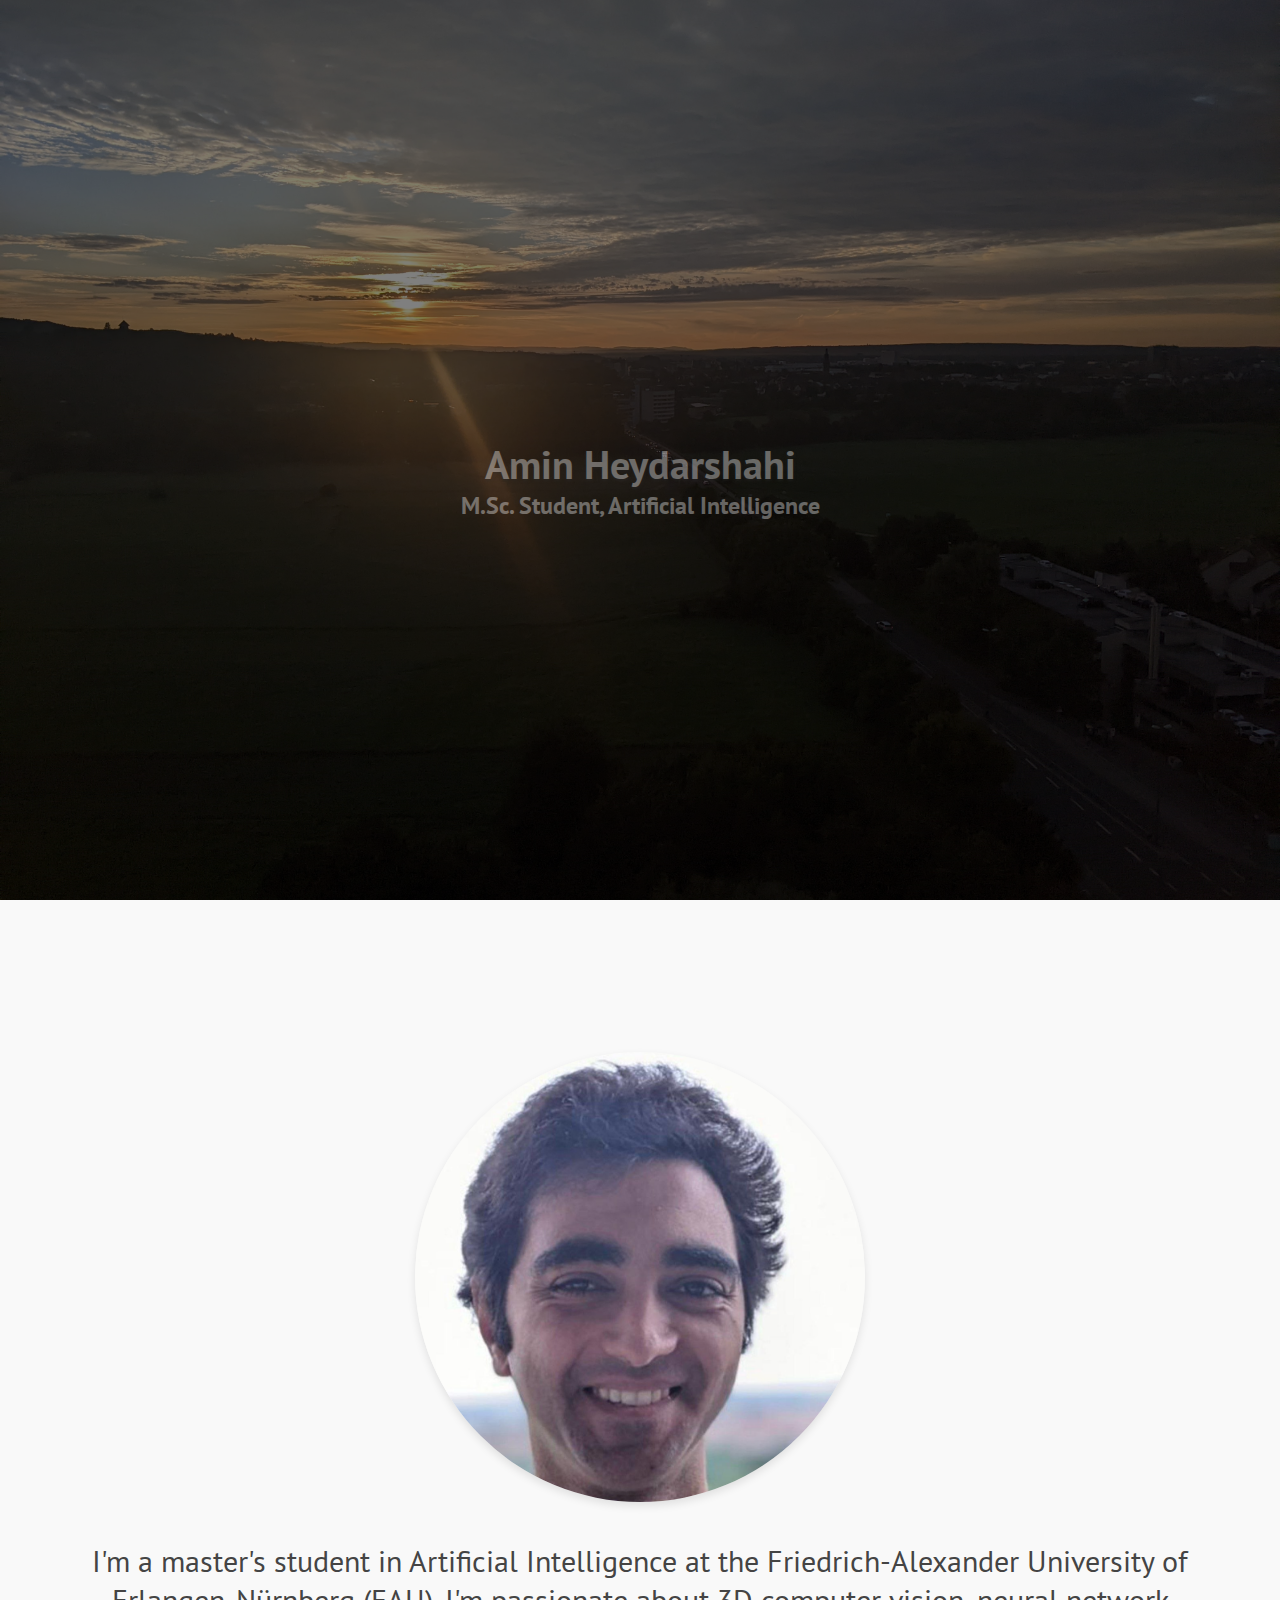
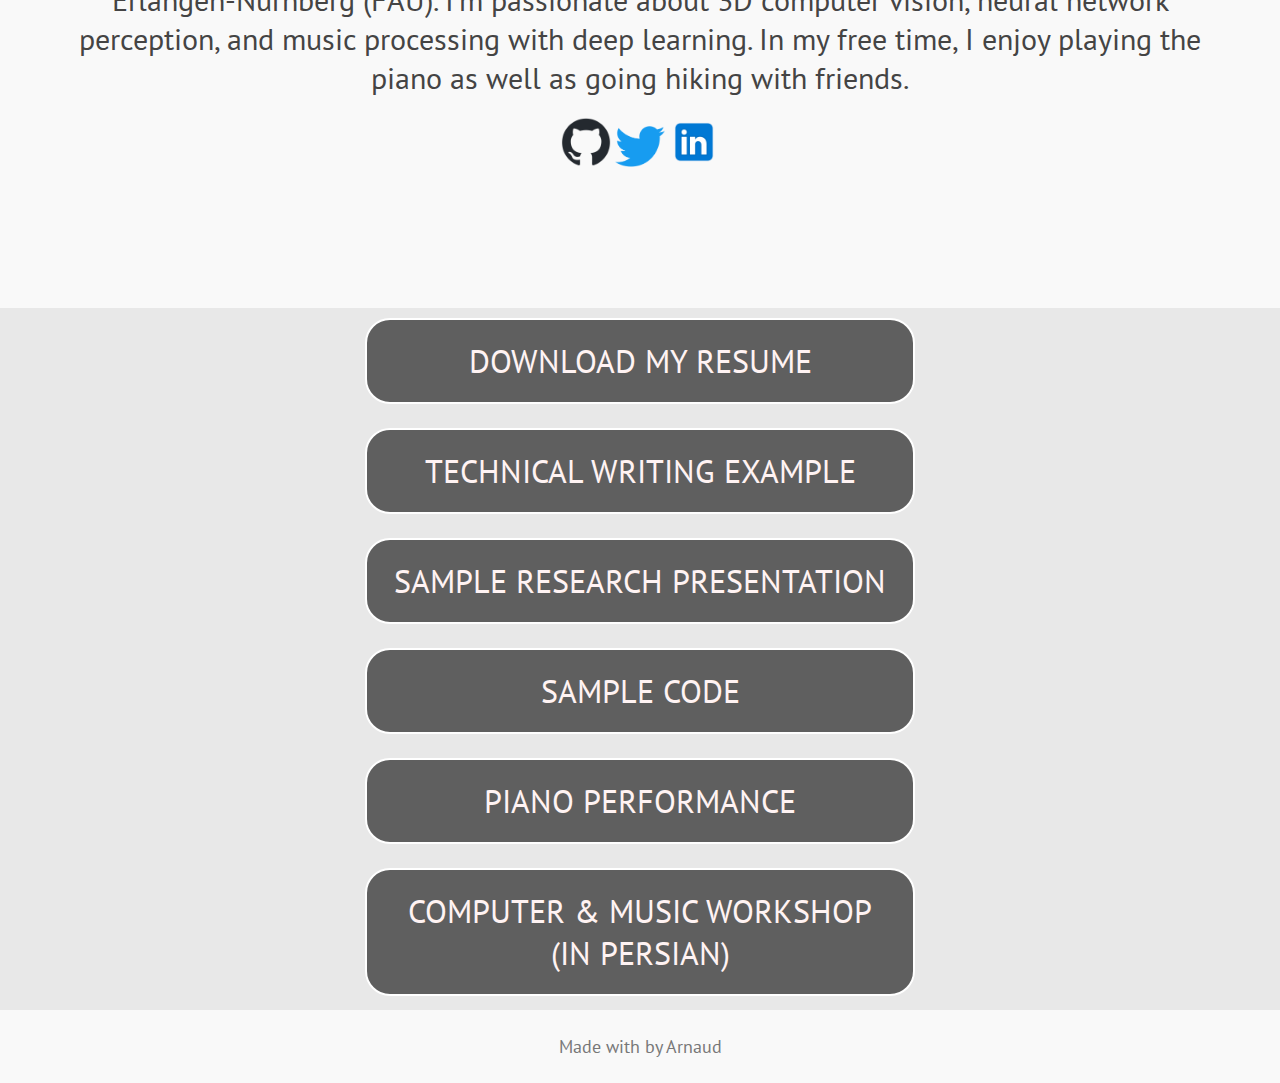
<file: index.html>
<!DOCTYPE html>
<html>

<head>
    <meta charset="UTF-8" />
    <meta http-equiv="X-UA-Compatible" content="IE=edge" />
    <meta name="description" content="Homepage of Amin Heydarshahi. I enjoy using neural networks on music, video, images. 
    My research interests are neural network perception, cognitive computer vision, and deep learning.">
    <meta name="keywords" content="Amin Heydarshahi, Heydarshahi, Seyed Mohammad Amin Heydarshahi, 
    Neural Network Perception, Neural Network, Music Research, Music Information Retrieval, Deep Learning Researcher, 
    Convolutional Neural Network, CNN, Computer Vision">
    <meta name="author" content="Amin Heydarshahi">
    <meta property="og:image" content="img/amin.jpg" />

    <link rel="stylesheet" type="text/css" href="style.css" />
    <script src="https://ajax.googleapis.com/ajax/libs/jquery/3.7.1/jquery.min.js"></script>
    <title>Amin Heydarshahi</title>
</head>

<body>
    <section class="hero">
        <div class="content">
          <div class="header">
            <h1>Amin Heydarshahi</h1>
            <h2 style="color: white">M.Sc. Student, Artificial Intelligence</h2>
          </div>
        </div>
    </section>
      <section class="about-myself">
        <div class="content">
          <h2 >About Me</h2>
          <img src="img/amin.jpg" class="profile">

          <p class="basic-info">I'm a master's student in Artificial Intelligence at the <a href="https://www.fau.eu/">Friedrich-Alexander University of 
            Erlangen-Nürnberg</a> (FAU). I'm passionate about 3D computer vision, neural network perception, and music processing with deep learning.
            In my free time, I enjoy playing the piano as well as going hiking with friends.</p>
            
            <p></p>
            <br>
            
            <a href="https://github.com/heydarshahi"> 
                <img class="footer-item" src="img/github-mark.png"/>
            </a>
            <a href="https://x.com/heydarshahi">
                <img class="footer-item" src="img/twitter.png" />
            </a>
            <a href="https://linkedin.com/in/amin-heydarshahi">
              <img class="footer-item" src="img/linkedin.png" />
          </a>
        </div>
      </section>
      
      <section class="about-myself">
        <div class="content">
          <h2>Sample Work</h2>
        </div>
      </section>
      
      <section class="resume">
        <div class="content">
          <a href="files/resume.pdf" target="_blank">
            <div class="btn-resume">
              <i class="fa fa-download fa-2x" aria-hidden="true"></i>
              <span>Download my resume</span>
            </div>
          </a>
        </div>

        <div class="content">
          <a href="files/report-funkmusic.pdf" target="_blank">
            <div class="btn-resume">
              <i class="fa fa-download fa-2x" aria-hidden="true"></i>
              <span>Technical Writing Example</span>
            </div>
            </a>
        </div>

        <div class="content">
          <a href="files/Final_Presentation.pptx" target="_blank">
            <div class="btn-resume">
              <i class="fa fa-download fa-2x" aria-hidden="true"></i>
              <span>Sample Research Presentation</span>
            </div>
          </a>
        </div>

        <div class="content">
          <a href="https://github.com/heydarshahi/Biological_Learning" target="_blank">
          <div class="btn-resume">
            <i class="fa fa-download fa-2x" aria-hidden="true"></i>
              <span>Sample Code</span>
            </div>
          </a>
        </div>

        <div class="content">
          <a href="https://www.youtube.com/watch?v=BxjLahNZMuI" target="_blank">
            <div class="btn-resume">
              <i class="fa fa-download fa-2x" aria-hidden="true"></i>
              <span>Piano Performance</span>
            </div>
          </a>
        </div>

        <div class="content">
          <a href="https://www.youtube.com/watch?v=X_DZMHx_p6Q" target="_blank">
            <div class="btn-resume">
              <i class="fa fa-download fa-2x" aria-hidden="true"></i>
              <span>Computer & Music Workshop (in Persian)</span>
            </div>
          </a>
        </div>
      </section>

<!-- 
      <section class="experience">
        <div class="content">
          <h1>Experiences</h1>
          <ul>
            <li>
              <div class="experience-content hidden">
                <h2>Company</h2>
                <div class="experience-time">Jan - Jun 2016</div>
                <p>Lorem ipsum dolor sit amet, consectetur adipisicing elit. Alias debitis praesentium itaque veniam dolorum cupiditate asperiores optio beatae, qui perferendis ipsam odit modi nemo natus corrupti neque quos distinctio facilis?</p>
              </div>
            </li>
            <li>
              <div class="experience-content hidden">
                <h2>Company</h2>
                <div class="experience-time">Jul - Dec 2015</div>
                <p>Lorem ipsum dolor sit amet, consectetur adipisicing elit. Obcaecati quas, reiciendis quis sequi voluptatem consectetur adipisci accusamus hic vel vero ea ad iure! Natus, ipsum, enim aspernatur fugit voluptatibus similique?</p>
              </div>
            </li>
            <li>
              <div class="experience-content hidden">
                <h2>Company</h2>
                <div class="experience-time">Mar - Jun 2015</div>
                <p>Lorem ipsum dolor sit amet, consectetur adipisicing elit. Obcaecati quas, reiciendis quis sequi voluptatem consectetur adipisci accusamus hic vel vero ea ad iure! Natus, ipsum, enim aspernatur fugit voluptatibus similique?</p>
              </div>
            </li>
          </ul>
        </div>
      </section>
      <section class="skills">
        <div class="content">
          <div class="development-wrapper">
            <h2 class="development-title">Skills</h2>
            <ul class="skills-bar-container">
              <li>
                <div class="progressbar-title">
                  <h3>HTML5</h3>
                  <span class="percent" id="html-pourcent"></span>
                </div>
                <div class="bar-container" data-percent="95">
                  <span class="progressbar" id="progress-html"></span>
                </div>
              </li>
              <li>
                <div class="progressbar-title">
                  <h3>CSS / SASS</h3>
                  <span class="percent" id="css-pourcent"></span>
                </div>
                <div class="bar-container" data-percent="85">
                  <span class="progressbar" id="progress-css"></span>
                </div>
              </li>
              <li>
                <div class="progressbar-title">
                  <h3>JavaScript / jQuery</h3>
                  <span class="percent" id="javascript-pourcent"></span>
                </div>
                <div class="bar-container" data-percent="80">
                  <span class="progressbar" id="progress-javascript"></span>
                </div>
              </li>
              <li>
                <div class="progressbar-title">
                  <h3>PHP</h3>
                  <span class="percent" id="php-pourcent"></span>
                </div>
                <div class="bar-container" data-percent="65">
                  <span class="progressbar" id="progress-php"></span>
                </div>
              </li>
              <li>
                <div class="progressbar-title">
                  <h3>AngularJS</h3>
                  <span class="percent" id="angular-pourcent"></span>
                </div>
                <div class="bar-container" data-percent="70">
                  <span class="progressbar" id="progress-angular"></span>
                </div>
              </li>
            </ul>
          </div>
          <div class="tools-knowledge-wrapper">
            <div class="tools-wrapper">
              <h2 class="title">Tools</h2>
              <ul class="tools">
                <li>
                  <i class="fa fa-check" aria-hidden="true"></i>
                  Photoshop
                </li>
                <li>
                  <i class="fa fa-check" aria-hidden="true"></i>
                  Adobe Illustrator
                </li>
                <li>
                  <i class="fa fa-check" aria-hidden="true"></i>
                  Sublime text
                </li>
              </ul>
            </div>
            <div class="knowledge-wrapper">
              <h2 class="title">Knowledge</h2>
              <ul class="knowledge">
                <li>
                  <i class="fa fa-check" aria-hidden="true"></i>
                  Wireframing
                </li>
                <li>
                  <i class="fa fa-check" aria-hidden="true"></i>
                  Responsive design
                </li>
                <li>
                  <i class="fa fa-check" aria-hidden="true"></i>
                  ...
                </li>
              </ul>
            </div>
          </div>
          <div class="clear"></div>
        </div>
        <div class="clear"></div>
      </section>
     


      <section class="portfolio">
        <div class="content">
          
          <h1>Some works</h1>
          
          <div class="projects">
            
            <div class="project">
              <div class="project-image">
                <img src="https://source.unsplash.com/WLUHO9A_xik/" alt=""/>
              </div>
              <div class="project-title">
                <h2>Project #1</h2>
              </div>
              <div class="project-description">
                <p>Lorem ipsum dolor sit amet, consectetur adipisicing elit. Eligendi asperiores odio libero, molestiae at suscipit totam sequi, delectus temporibus. Provident itaque illum animi cupiditate quaerat! Id inventore, excepturi sequi totam. Lorem ipsum dolor sit amet, consectetur adipisicing elit. Maiores iure ex repudiandae, enim maxime.</p>
              </div>
            </div>
            <div class="project">
              <div class="project-image">
                <img src="https://source.unsplash.com/jd0hS7Vhn_A" alt=""/>
              </div>
              <div class="project-title">
                <h2>Project #2</h2>
              </div>
              <div class="project-description">
                <p>Lorem ipsum dolor sit amet, consectetur adipisicing elit. Excepturi magni consequatur dolores distinctio quod accusamus voluptatum obcaecati animi expedita rem odio explicabo veritatis voluptas ducimus voluptate earum laborum, qui maiores doloremque deserunt sapiente corporis et culpa, nihil fuga. Sit nemo maxime itaque maiores iure, similique ratione veritatis quidem nulla explicabo.</p>
              </div>
            </div>
            <div class="project">
              <div class="project-image">
                <img src="https://source.unsplash.com/KonWFWUaAuk/" alt=""/>
              </div>
              <div class="project-title">
                <h2>Project #3</h2>
              </div>
              <div class="project-description">
                <p>Lorem ipsum dolor sit amet, consectetur adipisicing elit. Eligendi asperiores odio libero, molestiae at suscipit totam sequi, delectus temporibus. Provident itaque illum animi cupiditate quaerat! Id inventore, excepturi sequi totam. Lorem ipsum dolor sit amet, consectetur adipisicing elit. Maiores iure ex repudiandae, enim maxime.</p>
              </div>
            </div>
          </div>
        </div>
      </section>
      <section class="contact">
        <div class="content">
          <ul class="socials">
            <li class="social">
              <a href="#" target="_blank" class="email">
                <i class="fa fa-envelope" aria-hidden="true"></i>
              </a>
            </li>
            <li class="social">
              <a href="#" target="_blank" class="twitter">
                <i class="fa fa-twitter" aria-hidden="true"></i>
              </a>
            </li>
            <li class="social">
              <a href="#" target="_blank" class="linkedin">
                <i class="fa fa-linkedin-square" aria-hidden="true"></i>
              </a>
            </li>
            <li class="social">
              <a href="#" target="_blank" class="codepen">
                <i class="fa fa-codepen" aria-hidden="true"></i>
              </a>
            </li>
          </ul>
          <div class="clear"></div>
        </div>
      </section>
    -->
      <section class="footer">
        <p>Made with <a href="https://codepen.io/ArnaudBalland/pen/LRYxYO"><i class="fa fa-heart" aria-hidden="true"></i> by Arnaud</a></p>
      </section>

      <script type="text/javascript" src="script.js"></script>



</body>

</html>
</file>
<file: style.css>
@import url(https://fonts.googleapis.com/css?family=PT+Sans);
*,
*:before,
*:after {
  margin: 0;
  padding: 0;
  box-sizing: border-box;
}

html,
body {
  width: 100%;
  height: 100%;
}

body {
  color: #444;
  background: #f9f9f9;
  font-size: 16px;
  font-family: "PT Sans", sans-serif;
}

a {
  color: inherit;
  text-decoration: none;
}

section {
  position: relative;
  width: 100%;
}

/*##### HERO SECTION #####*/
.hero {
  height: 100%;
  /* Credit image : Unsplash - Luke Chesser */
  background: url("img/sunset.jpg");
  background-size: cover;
  background-position: center;
  background-attachment: fixed;
}
.hero .content {
  background: rgba(0, 0, 0, 0.5);
  width: 100%;
  height: 100%;
}
.hero .content .header {
  position: absolute;
  top: 55%;
  width: 100%;
  transform: translate(0%, -50%);
  text-align: center;
  opacity: 0;
}
.hero .content .header h1 {
  color: #fff;
  font-size: 2.5em;
  text-shadow: 0px 2px 3px #2d2d2d;
}

/*##### ABOUT MYSELF SECTION #####*/
.about-myself {
  padding: 50px 20px;
}
.about-myself .content {
  text-align: center;
}
.about-myself .content h2 {
  color: #3d3d3d;
  font-size: 3em;
  margin-bottom: 20px;
  transform: translateY(-50px) scale(0);
  transition: transform 0.7s;
}
.about-myself .content .aboutTitleVisible {
  transform: translateX(0px) scale(1);
}
.about-myself .content p span {
  color: #c0392b;
  font-weight: bold;
}
.basic-info {
  font-size: 30px;
}


/*##### EXPERIENCE SECTION #####*/
.experience {
  background: #1a1a1a;
  padding: 50px 0;
  overflow-x: hidden;
}
.experience .content {
  text-align: center;
}
.experience .content h1 {
  font-size: 2em;
  color: #fff;
}
.experience .content ul {
  padding: 50px 0;
  list-style-type: none;
}
.experience .content ul li {
  background: #f9f9f9;
  position: relative;
  margin-left: 20px;
  width: 5px;
  padding-bottom: 40px;
}
.experience .content ul li:last-child {
  padding-bottom: 7px;
}
.experience .content ul li:before {
  content: "";
  background: #1a1a1a;
  position: absolute;
  left: 50%;
  top: 0;
  transform: translateX(-50%);
  width: 20px;
  height: 20px;
  border: 4px solid #f9f9f9;
}
.experience .content ul li .hidden {
  opacity: 0;
  margin-left: 10vw;
}
.experience .content ul li .experience-content {
  background: #f9f9f9;
  position: relative;
  top: 7px;
  left: 48px;
  width: calc(100vw - 100px);
  padding: 20px;
  text-align: center;
  border-radius: 0 5px 5px;
}
.experience .content ul li .experience-content h2 {
  font-size: 1.5em;
  color: #3c3c3c;
  padding-bottom: 10px;
}
.experience .content ul li .experience-content .experience-time {
  color: #777;
  font-size: 1.1em;
  padding-bottom: 10px;
}
.experience .content ul li .experience-content p {
  color: #1a1a1a;
  font-size: 0.95em;
}
.experience .content ul li .experience-content:before {
  content: "";
  background: #f9f9f9;
  position: absolute;
  top: 0;
  left: -35px;
  width: 35px;
  height: 5px;
}

/*##### SKILLS SECTION #####*/
.skills {
  padding: 70px 20px;
}
.skills .content .development-wrapper .development-title {
  color: #3c3c3c;
  font-size: 2em;
  text-align: center;
  margin-bottom: 20px;
}
.skills .content .development-wrapper .skills-bar-container {
  position: relative;
  width: 100%;
  list-style-type: none;
}
.skills .content .development-wrapper .skills-bar-container li {
  width: 100%;
  margin-bottom: 20px;
}
.skills .content .development-wrapper .skills-bar-container li .progressbar-title {
  color: #3c3c3c;
  margin-bottom: 5px;
}
.skills .content .development-wrapper .skills-bar-container li .progressbar-title h3 {
  display: inline-block;
}
.skills .content .development-wrapper .skills-bar-container li .progressbar-title .percent {
  position: absolute;
  right: 20px;
  font-size: 1.1em;
}
.skills .content .development-wrapper .skills-bar-container li .bar-container {
  background: #ececec;
  position: relative;
  width: 100%;
  height: 10px;
}
.skills .content .development-wrapper .skills-bar-container li .bar-container .progressbar {
  background: #34495e;
  position: absolute;
  width: 0%;
  height: 100%;
}
.skills .content .tools-knowledge-wrapper {
  width: 100%;
}
.skills .content .tools-knowledge-wrapper .tools-wrapper,
.skills .content .tools-knowledge-wrapper .knowledge-wrapper {
  position: relative;
  padding: 20px 0;
  widht: 100%;
  text-align: center;
}
.skills .content .tools-knowledge-wrapper .tools-wrapper .title,
.skills .content .tools-knowledge-wrapper .knowledge-wrapper .title {
  color: #3c3c3c;
  font-size: 2em;
  margin-bottom: 10px;
}
.skills .content .tools-knowledge-wrapper .tools-wrapper ul,
.skills .content .tools-knowledge-wrapper .knowledge-wrapper ul {
  list-style-type: none;
  margin-left: 40px;
}
.skills .content .tools-knowledge-wrapper .tools-wrapper ul li,
.skills .content .tools-knowledge-wrapper .knowledge-wrapper ul li {
  color: #444;
  font-weight: bold;
  font-size: 1.1em;
  text-align: left;
}
.skills .content .tools-knowledge-wrapper .tools-wrapper ul li i,
.skills .content .tools-knowledge-wrapper .knowledge-wrapper ul li i {
  color: #27ae60;
}

/*##### RESUME SECTION #####*/
.resume {
  background: #1a1a1a;
  background-size: cover;
  background-position: center;
  background-repeat: no-repeat;
}
.resume .content {
  background: rgba(255, 255, 255, 0.9);
  padding: 10px 0;
  text-align: center;
}
.resume .content a {
  color: #fff3f3;
  text-transform: uppercase;
}
.resume .content a .btn-resume {
  display: inline-block;
  font-size: 2em;
  padding: 20px;
  margin: 0 15px;
  background: rgba(80, 80, 80, 0.9);
  position: relative;
  border: 2px solid #fff;
  border-radius: 25px;
  overflow: hidden;
  width: 550px;
}
/* .resume .content a .btn-resume span {
  transition: opacity 0.5;
} */
.resume .content a .btn-resume i {
  color: #fff;
  position: absolute;
  padding: 20px 0;
  top: -80px;
  width: 100%;
  left: 0;
  /* transition: top 0.5s; */
}
/* .resume .content a .btn-resume:hover span {
  opacity: 1;
  /* transition: opacity 0.4s; */
/* }  */
.resume .content a .btn-resume:hover i {
  top: 0;
}

/*##### PORTFOLIO SECTION #####*/
.portfolio {
  background: #f9f9f9;
  padding: 80px 0;
}
.portfolio .content {
  text-align: center;
}
.portfolio .content h1 {
  color: #3c3c3c;
  font-size: 2em;
  margin-bottom: 50px;
}
.portfolio .content .projects {
  width: 100%;
}
.portfolio .content .projects .project {
  color: #fff;
  position: relative;
  width: 80%;
  margin-left: 10%;
  margin-right: 10%;
  margin-bottom: 10%;
  overflow: hidden;
}
.portfolio .content .projects .project:last-child {
  margin-bottom: 0;
}
.portfolio .content .projects .project .project-image img {
  width: 100%;
}
.portfolio .content .projects .project .project-title {
  color: #3c3c3c;
  padding: 10px 0;
}
.portfolio .content .projects .project .project-description {
  color: #444;
}

/*##### CONTACT SECTION #####*/
.contact {
  padding: 30px 0;
}
.contact .socials {
  list-style-type: none;
  width: 100%;
}
.contact .socials .social {
  width: 25%;
  float: left;
  text-align: center;
}
.contact .socials .social a {
  color: #3d3d3d;
  font-size: 1.5em;
  transition: color 0.3s;
}
.contact .socials .social .email:hover {
  color: #c8a028;
}
.contact .socials .social .twitter:hover {
  color: #57AEE7;
}
.contact .socials .social .linkedin:hover {
  color: #0177B5;
}
.contact .socials .social .codepen:hover {
  color: #707070;
}
.contact .clear {
  clear: both;
}

.footer {
  padding: 25px 0;
  text-align: center;
  display: block;
  justify-content: center;
  align-items: center;
  gap: 5em;
}
.footer p {
  color: #777;
  font-size: 1.1em;
}
.footer i {
  color: #e74c3c;
}

.footer-item {
    max-width: 50px;
    max-height: 50px;
}

footer > p:hover {
  color: var(--accent);
}

.profile {
  width: 450px; 
  height: 450px; 
  border-radius: 50%;
  object-fit: cover;
  box-shadow: 0 4px 8px rgba(0, 0, 0, 0.1);
  transition: transform 0.3s ease-in-out; 
  margin: 35px;
}


/* ############################
        RESPONSIVE
############################### */
@media only screen and (max-device-width: 1366px) {
  .btn-resume {
    font-size: 2.2em;
  }
  .parallax {
    background-attachment: scroll;
  }
}

@media screen and (min-width: 480px) {
  .btn-resume {
    font-size: 2em;
  }
  .skills .content .tools-knowledge-wrapper .tools-wrapper,
  .skills .content .tools-knowledge-wrapper .knowledge-wrapper {
    width: 50%;
    float: left;
    padding: 0;
  }
  .skills .content .tools-knowledge-wrapper .tools-wrapper ul,
  .skills .content .tools-knowledge-wrapper .knowledge-wrapper ul {
    margin-left: 0;
  }
  .skills .content .clear {
    clear: both;
  }
}
@media screen and (min-width: 640px) {
  .btn-resume {
    font-size: 2.2em;
  }
  .about-myself {
    padding: 35px 40px 10px 40px;
  }
  .skills {
    padding-left: 0;
    padding-right: 0;
  }
  .skills .content .development-wrapper {
    width: 600px;
    margin: auto;
    margin-bottom: 50px;
  }
  .skills .content .tools-knowledge-wrapper {
    width: 600px;
    margin: auto;
  }
  .contact .content .socials {
    width: 600px;
    margin: auto;
  }
  footer {
    flex-direction: column;
    gap: 2em;
  }
}
@media screen and (min-width: 960px) {
 

  .experience .content ul li {
    margin: 0 auto;
  }
  .experience .content ul li .experience-content {
    width: 40vw;
  }
  .experience .content ul li:nth-child(odd) .experience-content {
    left: 63px;
  }
  .experience .content ul li:nth-child(odd) .experience-content:before {
    left: -50px;
    width: 50px;
  }
  .experience .content ul li:nth-child(even) .experience-content {
    left: calc(-40vw - 57px);
    border-radius: 5px 0px 5px 5px;
  }
  .experience .content ul li:nth-child(even) .experience-content:before {
    left: auto;
    right: -50px;
    width: 50px;
  }
  .experience .content ul li:nth-child(odd) .hidden {
    margin-left: 10vw;
  }
  .experience .content ul li:nth-child(even) .hidden {
    margin-left: -10vw;
  }
  .skills {
    padding-left: 50px;
    padding-right: 50px;
  }
  .skills .content {
    max-width: 1100px;
    margin: auto;
  }
  .skills .content .development-wrapper,
  .skills .content .tools-knowledge-wrapper {
    float: left;
  }
  .skills .content .development-wrapper {
    margin-bottom: 0;
    width: 60%;
  }
  .skills .content .tools-knowledge-wrapper {
    width: 40%;
    margin-top: 60px;
  }
  .skills .content .tools-knowledge-wrapper .tools-wrapper,
  .skills .content .tools-knowledge-wrapper .knowledge-wrapper {
    float: none;
    margin: auto;
  }
  .skills .content .tools-knowledge-wrapper .tools-wrapper {
    margin-bottom: 30px;
  }
  .portfolio .content .projects .project {
    position: relative;
    margin: auto;
    margin-bottom: 3%;
    width: 680px;
    height: 450px;
    overflow: hidden;
  }
  .portfolio .content .projects .project:hover .project-image {
    transform: scale(0.5);
  }
  .portfolio .content .projects .project:hover .project-title, .portfolio .content .projects .project:hover .project-description {
    opacity: 1;
  }
  .portfolio .content .projects .project .project-image {
    position: absolute;
    left: 0;
    top: 0;
    right: 0;
    bottom: 0;
    transition: transform 0.5s ease;
    transform-origin: left top;
    z-index: 3;
    overflow: hidden;
  }
  .portfolio .content .projects .project .project-image img {
    width: 100%;
    height: auto;
    min-height: 100%;
    min-width: 100%;
  }
  .portfolio .content .projects .project .project-title,
  .portfolio .content .projects .project .project-description {
    position: absolute;
    height: 50%;
    opacity: 0;
    transition: opacity 0.3s linear;
    overflow: hidden;
  }
  .portfolio .content .projects .project .project-title {
    width: 50%;
    top: 0;
    right: 0;
    padding: 10px;
    text-align: center;
    display: table;
  }
  .portfolio .content .projects .project .project-title h2 {
    font-size: 2em;
    text-decoration: underline;
    display: table-cell;
    vertical-align: middle;
  }
  .portfolio .content .projects .project .project-description {
    width: 100%;
    top: 50%;
    left: 0;
    padding: 25px 10px;
    text-align: left;
  }
  footer {
    flex-direction: column;
    gap: 2em;
  }
}/*# sourceMappingURL=style.css.map */
</file>
